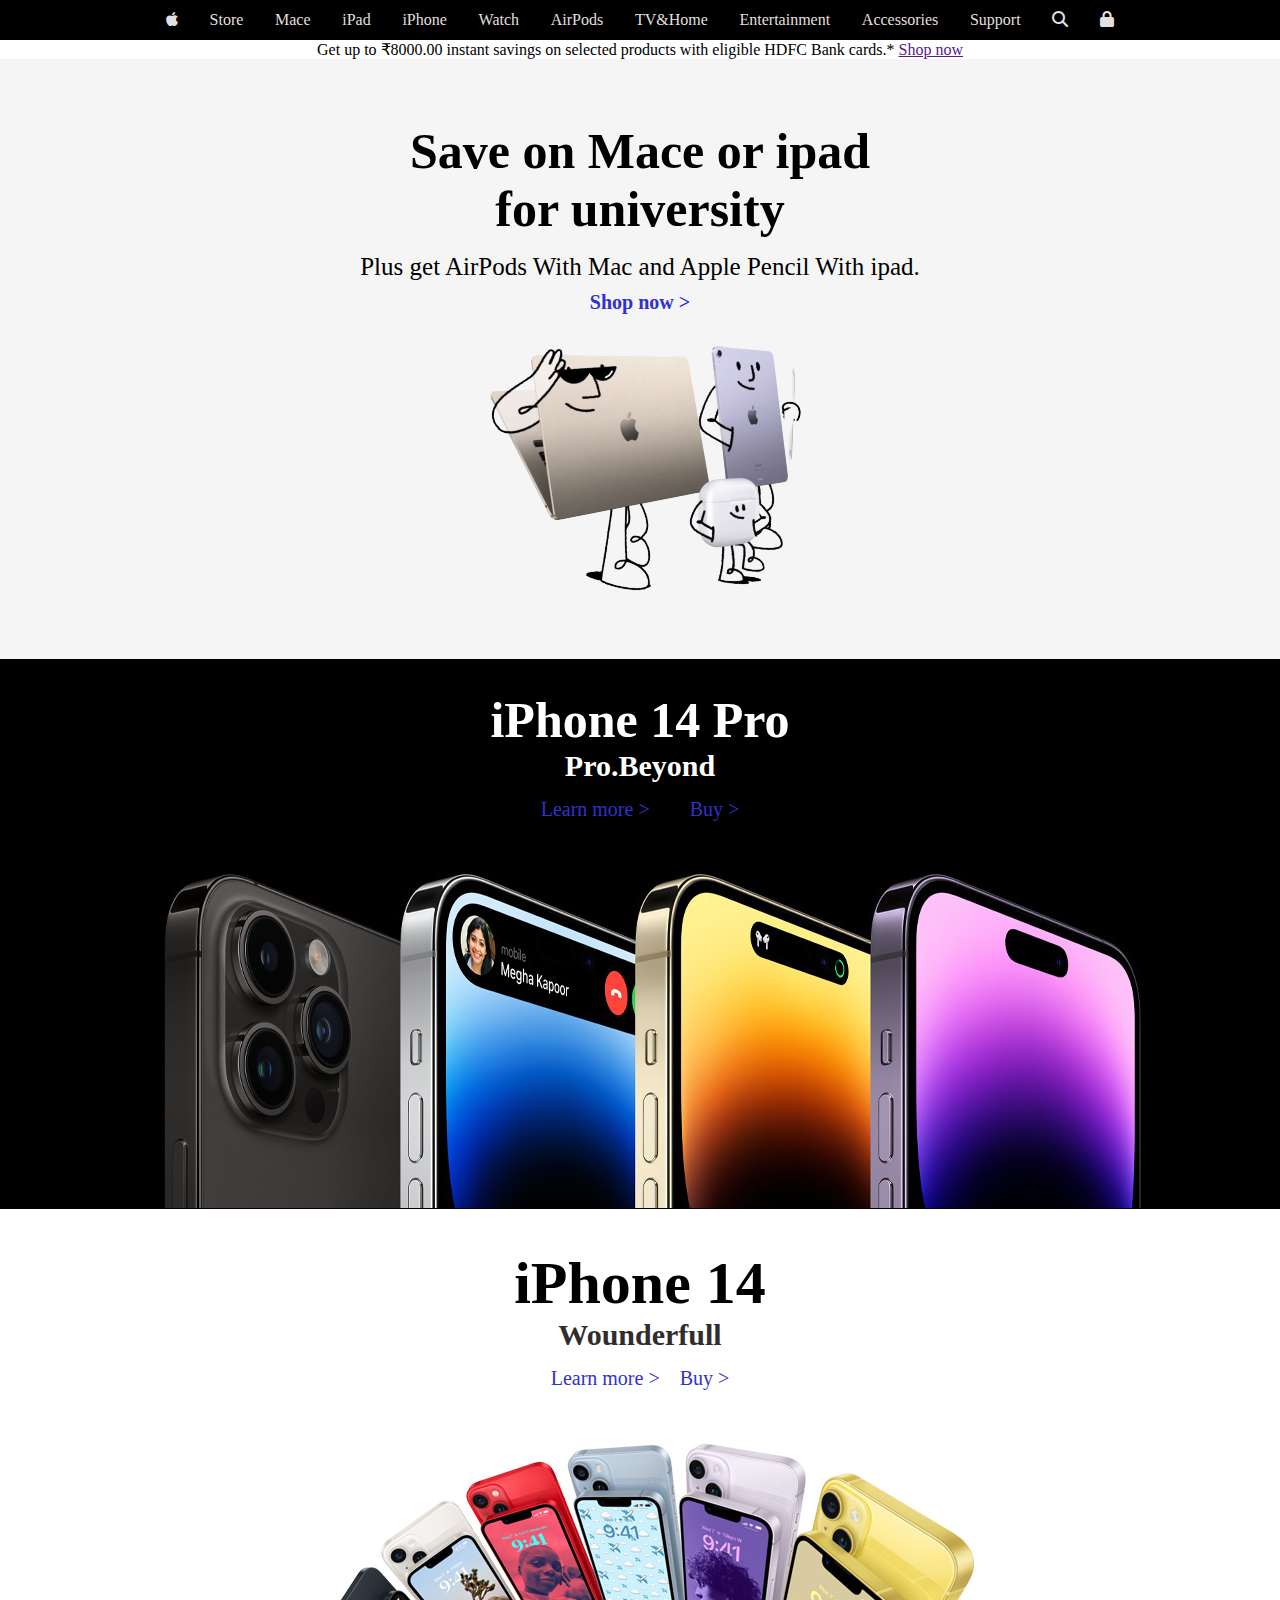
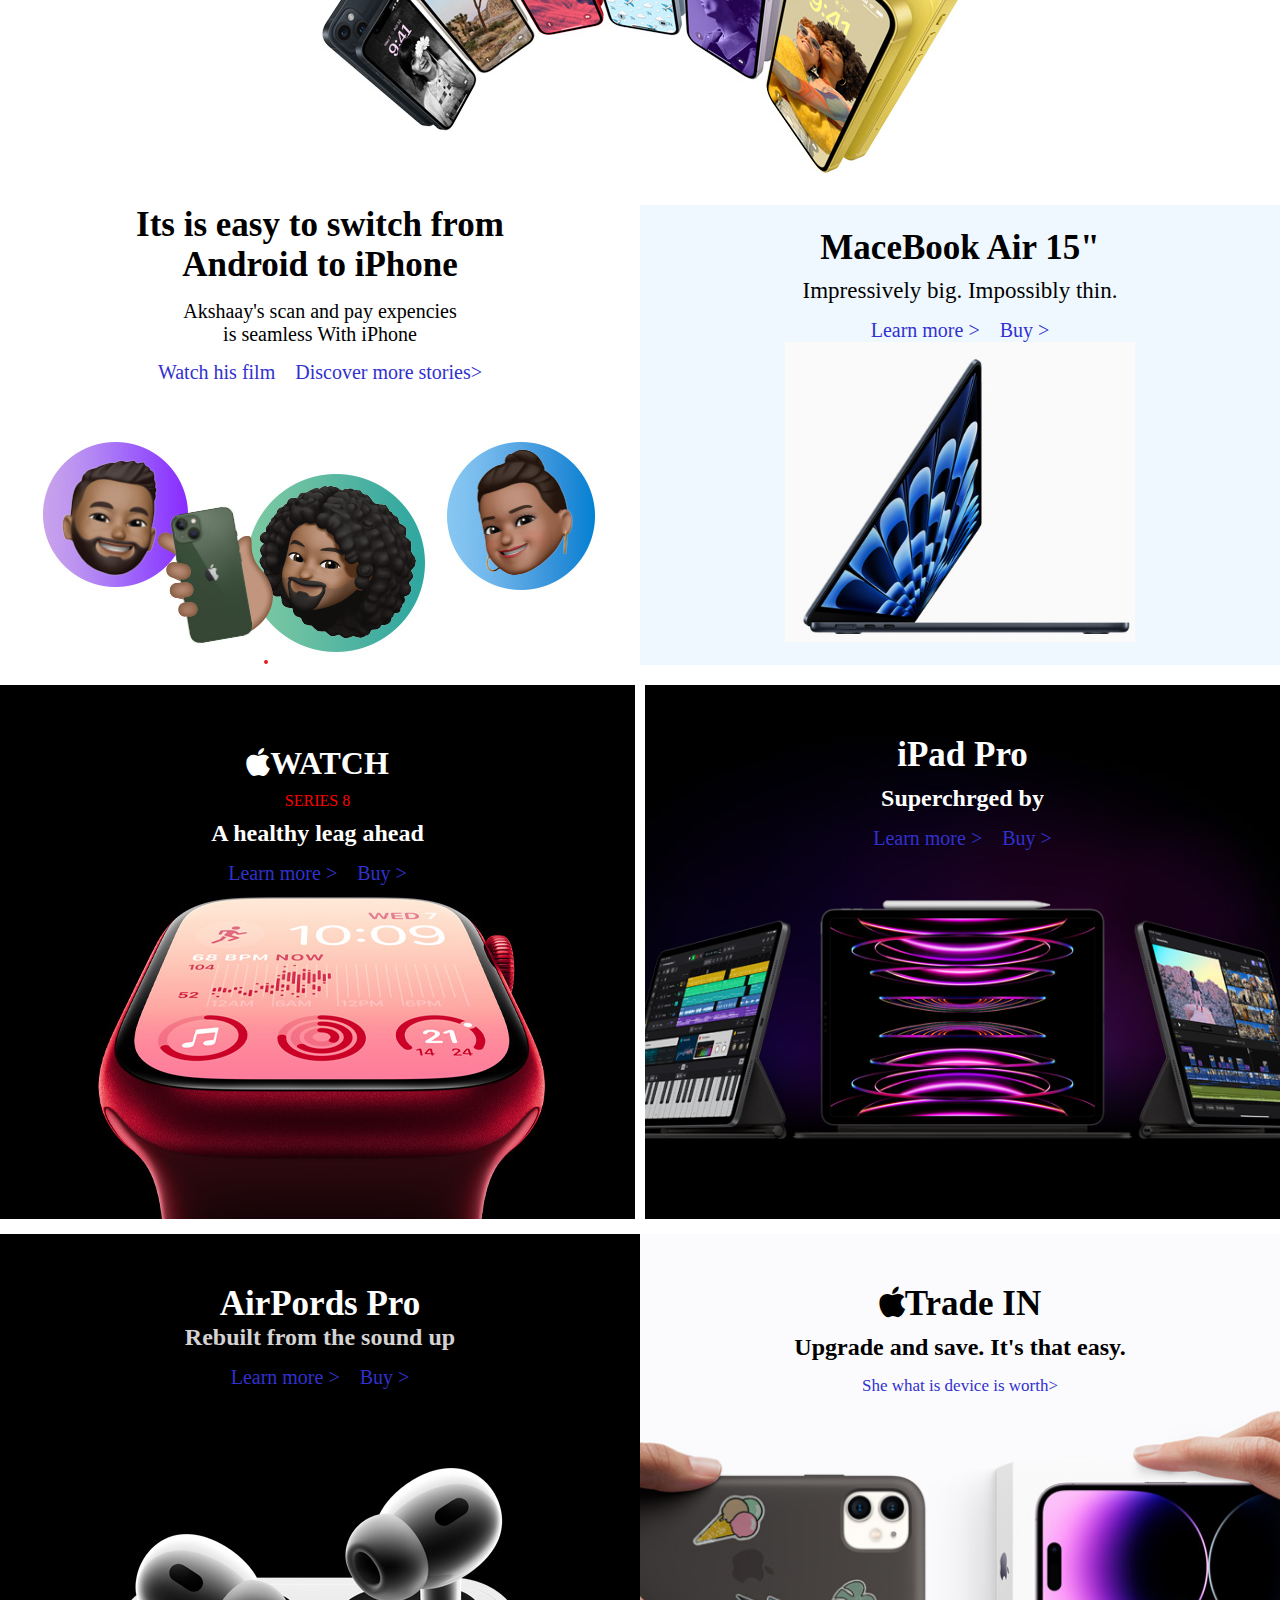
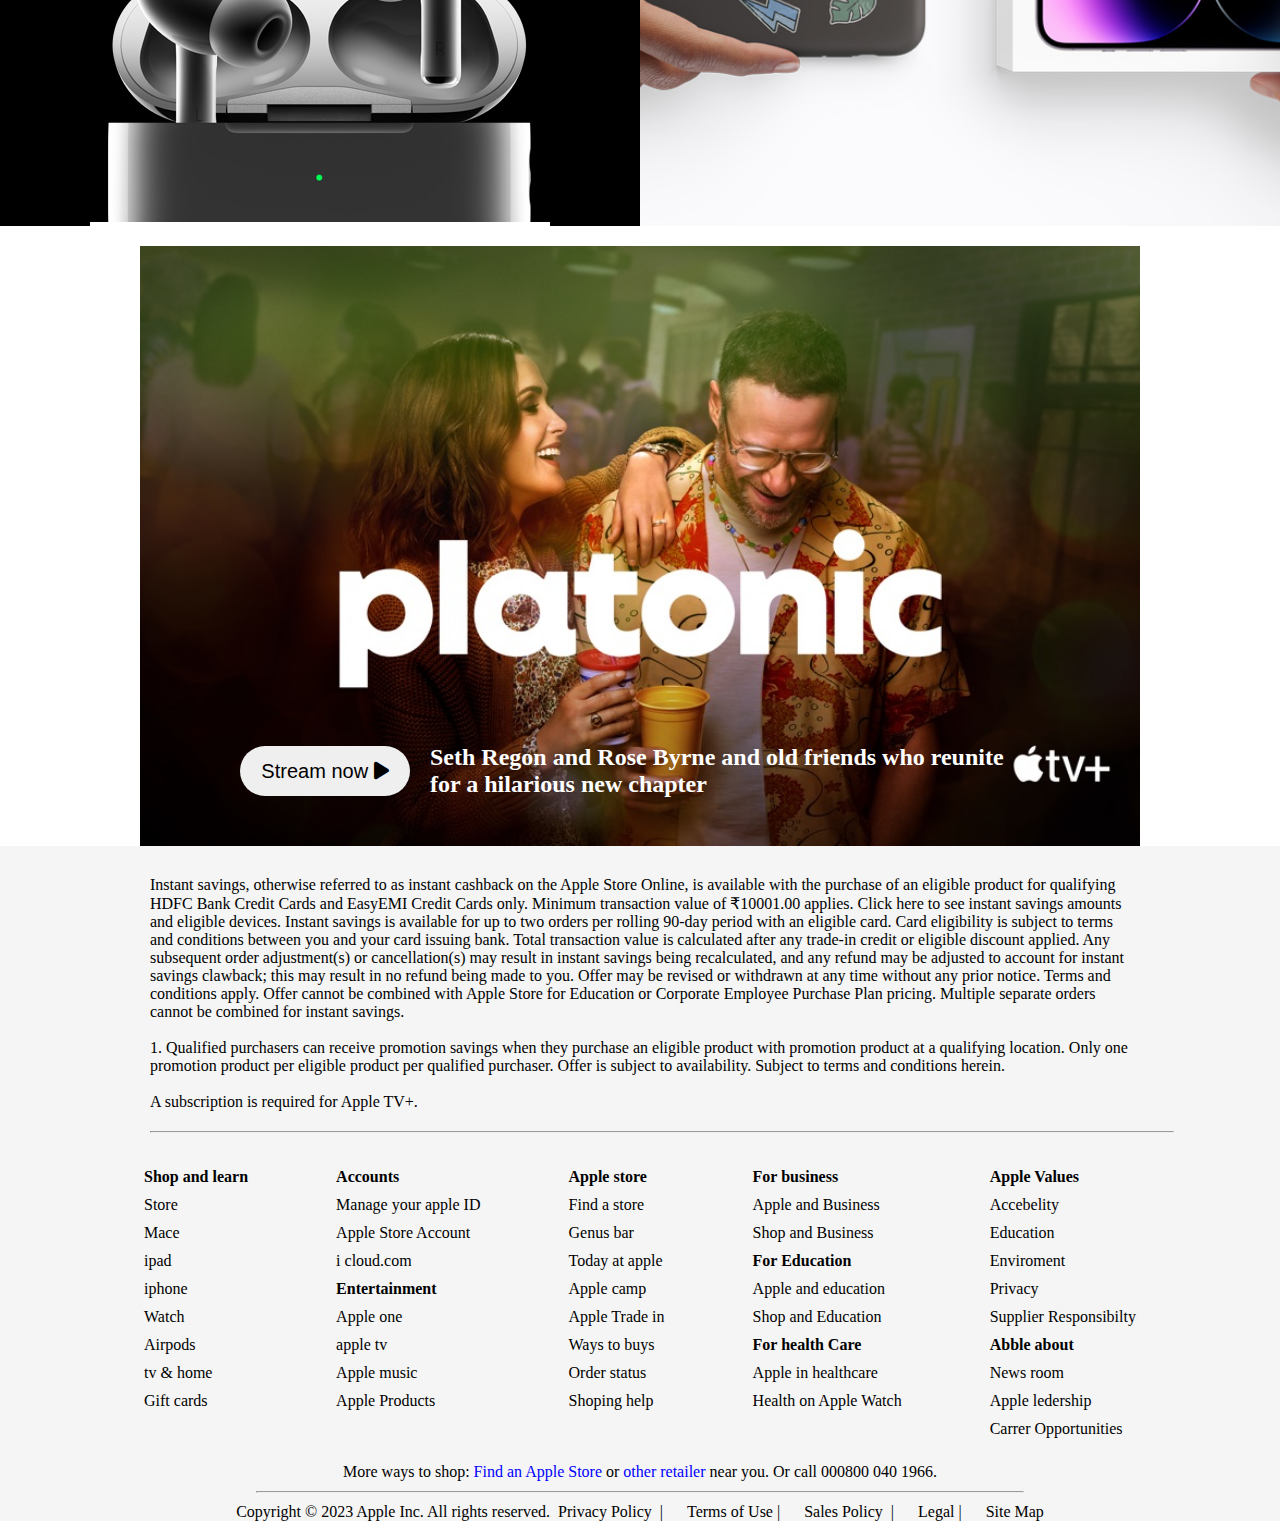
<file: index.html>
<!DOCTYPE html>
<html lang="en">
<head>
    <meta charset="UTF-8">
    <meta name="viewport" content="width=device-width, initial-scale=1.0">
    <title>Apple website</title>
    <link rel="stylesheet" href="style.css">
    <link rel="stylesheet" href="https://cdnjs.cloudflare.com/ajax/libs/font-awesome/6.4.2/css/all.min.css">
</head>
<body>
    <div class="container">
        <div class="navbar">
            <ul>
                <i class="fa-brands fa-apple"></i>
        <li>Store</li>
        <li>Mace</li>
        <li>iPad</li>
        <li>iPhone</li>
        <li>Watch</li>
        <li>AirPods</li>
        <li>TV&Home</li>
<li>Entertainment</li>
<li>Accessories</li>
<li>Support</li>
<i class="fa-solid fa-magnifying-glass"></i>
<i class="fa-solid fa-lock"></i>
<h2><i class="fa-solid fa-bars"></i></h2>
            </ul>
        </div>


        <div class="navbar2">
            <p>Get up to ₹8000.00 instant savings on selected products with eligible HDFC Bank cards.* <span style="color: blue;"> <a href="">Shop now</a></a></span></p>
        </div>

<div class="section1">
    <h1>Save on Mace or ipad <br> for university</h1>
<p>Plus get AirPods With Mac and Apple Pencil With ipad.</p>
    <h5>Shop now ></h5>
    <img src="./leptop_-img-removebg-preview.png" alt="">
</div>

<div class="section2">
<h1>iPhone 14 Pro </h1>
<h2>Pro.Beyond</h2>
<span><a href="">Learn more ></a><a href="">Buy ></a></span>

<img src="./img-2.png" alt="">
</div>

<!-- section3 -->
<div class="section3">
    <h1>iPhone 14</h1>
    <h2>Wounderfull</h2>
    <span><a href="">Learn more ></a><a href="">Buy ></a></span>
    <img src="./img-3.png" alt="">
  
</div>

<!-- section4 -->
<div class="section4">
    <div class="section-part">
        <div class="part1">
<h1>Its is easy to switch from <br>Android to iPhone</h1>
<p>Akshaay's scan and pay expencies <br>is seamless With iPhone</p>
<span><a href="">Watch his film </a> <a href=""> Discover more stories></a></span>
<img src="./img-4.png" alt="">
        </div>
        <div class="part2">
<h1>MaceBook Air 15"</h1>
<p>Impressively big. Impossibly thin.</p>
<span><a href="">Learn more ></a><a href="">Buy ></a></span>
<img src="./img-5.png" alt="">
        </div>
    </div>
</div>

<!-- section5 -->
<div class="section5">
    <div class="box1">
<h1>  <i class="fa-brands fa-apple"></i>WATCH</h1>
<P>SERIES 8</P>
<h2>A healthy leag ahead </h2>
<span><a href="">Learn more ></a><a href="">Buy ></a></span>
<img src="./img-6.png" alt="">
    </div>
    <div class="box2">
<h1>iPad Pro</h1>
<h2>Superchrged by</h2>
<span><a href="">Learn more ></a><a href="">Buy ></a></span>
<!-- <img src="./img-7p.jpg" alt=""> -->
    </div>
</div>

<!-- section6 -->
<div class="section6">
    <div class="boxes1">
        <h1>AirPords Pro</h1>
        <h2>Rebuilt from the sound up </h2>
        <span><a href="">Learn more ></a><a href="">Buy ></a></span>
        <img src="./img-8.png" alt="">
    </div>
    <div class="boxes2">
        <h1> <i class="fa-brands fa-apple"></i>Trade IN</h1>
        <h2>Upgrade and save. It's that easy.</h2>
      <span>  <a href="">She what is device is worth></a></span>

    </div>
</div>

<!-- section7 -->
<div class="section7">
<div class="section7-part">
    <span><button>Stream now <i class="fa-solid fa-play"></i></button>
        <h2>Seth Regon and Rose Byrne and old friends who reunite <br>for a hilarious new chapter  </h2>
    </span>
</div>
</div>

<!-- section8 -->
<div class="section8">
    <div class="section8-part">
        <p>Instant savings, otherwise referred to as instant cashback on the Apple Store Online, is available with the purchase of an eligible product for qualifying HDFC Bank Credit Cards and EasyEMI Credit Cards only. Minimum transaction value of ₹10001.00 applies. Click here to see instant savings amounts and eligible devices. Instant savings is available for up to two orders per rolling 90-day period with an eligible card. Card eligibility is subject to terms and conditions between you and your card issuing bank. Total transaction value is calculated after any trade-in credit or eligible discount applied. Any subsequent order adjustment(s) or cancellation(s) may result in instant savings being recalculated, and any refund may be adjusted to account for instant savings clawback; this may result in no refund being made to you. Offer may be revised or withdrawn at any time without any prior notice. Terms and conditions apply. Offer cannot be combined with Apple Store for Education or Corporate Employee Purchase Plan pricing. Multiple separate orders cannot be combined for instant savings. <br> <br>
            1. Qualified purchasers can receive promotion savings when they purchase an eligible product with promotion product at a qualifying location. Only one promotion product per eligible product per qualified purchaser. Offer is subject to availability. Subject to terms and conditions herein. <br> <br>
        A subscription is required for Apple TV+.</p>
    </div>
    <hr>
</div>

<!-- section9 -->
<div class="section9">
    <ul>
       <li> <h4>Shop and learn</h4></li>
        <li>Store</li>
        <li>Mace</li>
        <li>ipad</li>
        <li>iphone</li>
       <li>Watch</li>
       <li>Airpods </li>
       <li>tv & home</li>
       <li>Gift cards</li>
    </ul>
    <ul>
        <li><h4>Accounts</h4></li>
        <li>Manage your apple ID</li>
        <li>Apple Store Account </li>
        <li>i cloud.com</li>
        <li><h4>Entertainment</h4></li>
        <li>Apple one </li>
        <li>apple tv</li>
        <li>Apple music </li>
        <li>Apple Products</li>
    </ul>
    <ul>
        <li><h4>Apple store </h4></li>
        <li>Find a store </li>
        <li>Genus bar</li>
        <li> Today at apple </li>
        <li>Apple camp</li>
        <li>Apple Trade in</li>
        <li>Ways to buys</li>
        <li>Order status</li>
        <li>Shoping help</li>
    </ul>
    <ul>
        <li><h4>For business</h4></li>
        <li>Apple and Business</li>
        <li>Shop and Business</li>
        <li><h4>For Education</h4></li>
        <li>Apple and education</li>
        <li>Shop and Education</li>
        <li><h4>For health Care</h4></li>
        <li>Apple in healthcare</li>
        <li>Health on Apple Watch</li>
    </ul>
    <ul>
        <li><h4>Apple Values</h4></li>
        <li>Accebelity</li>
        <li>Education</li>
        <li>Enviroment</li>
        <li>Privacy</li>
        <li>Supplier Responsibilty</li>
        <li><h4>Abble about</h4></li>
        <li>News room</li>
        <li>Apple ledership</li>
        <li>Carrer Opportunities</li>
    </ul>
</div>

<!-- section10 -->
<div class="section10">
    <p>More ways to shop: <span style="color: blue;">Find an Apple Store </span> or <span style="color: blue;">other retailer</span> near you. Or call 000800 040 1966.</p>
    <hr>
    <p class="patel">Copyright © 2023 Apple Inc. All rights reserved. &nbspPrivacy Policy &nbsp| &nbsp &nbsp &nbspTerms of Use&nbsp|&nbsp &nbsp &nbsp Sales Policy &nbsp|&nbsp &nbsp &nbsp Legal&nbsp| &nbsp &nbsp &nbspSite Map</p>
</div>

    </div>
</body>
</html>
</file>
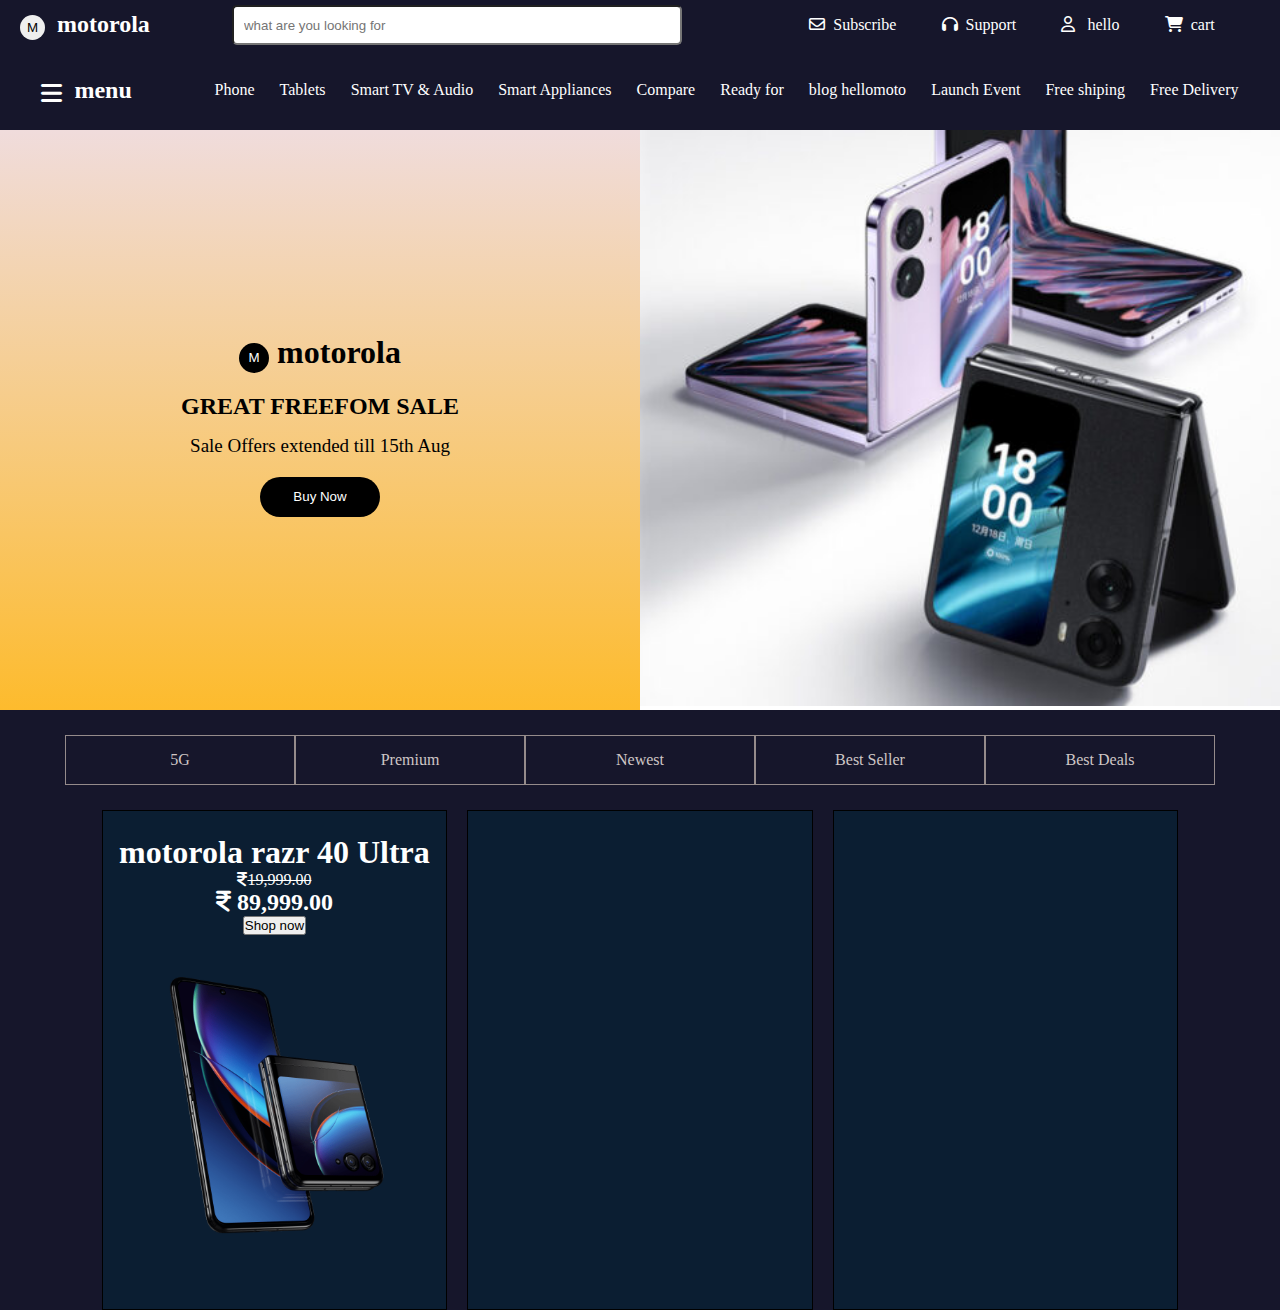
<file: motorola website/index.html>
<!DOCTYPE html>
<html lang="en">
<head>
    <meta charset="UTF-8">
    <meta name="viewport" content="width=device-width, initial-scale=1.0">
    <title>Motorola website </title>
    <link rel="stylesheet" href="style.css">
    <link rel="stylesheet" href="https://cdnjs.cloudflare.com/ajax/libs/font-awesome/6.4.2/css/all.min.css">
</head>
<body>
    <div class="container">
        <div class="navbar">
            <h2> <button>M</button> &nbspmotorola </h2>
            <input type="text" placeholder="what are you looking for ">
            <ul>
                <li> <i class="fa-regular fa-envelope"></i>&nbsp  Subscribe</li>
                <li><i class="fa-solid fa-headphones"></i> &nbspSupport </li>
                <li><i class="fa-regular fa-user"></i> &nbsp hello </li>
                <li> <i class="fa-solid fa-cart-shopping"></i> &nbspcart</li>
            </ul>
        </div>
        <div class="navbar2">
        <h2> <i class="fa-solid fa-bars"></i>&nbsp  menu</h2>
            <ul>
                <li>Phone</li>
                <li>Tablets</li>
                <li>Smart TV & Audio </li>
                <li>Smart Appliances</li>
          <li>Compare</li>
          <li>Ready for</li>
          <li>blog hellomoto</li>
          <li>Launch Event</li>
          <li>Free shiping</li>
          <li>Free Delivery </li>
            </ul>
        </div>

        <!-- section1 -->
        <div class="section1">
           <div class="part1">
            <h1> <button>M</button> motorola</h1>
            <h2> GREAT FREEFOM SALE </h2>
            <p>Sale Offers extended till 15th Aug</p>
            <button>Buy Now</button>
           </div>
           <div class="part2">
            <img src="./img-4.jpg" alt="">
           </div>
        </div>
        <div class="section2">
            <div class="box">5G</div>
            <div class="box">Premium</div>
            <div class="box">Newest</div>
            <div class="box">Best Seller</div>
            <div class="box">Best Deals</div>
        </div>
        <div class="section3">
            <div class="boxes">
                <h1>motorola razr 40 Ultra </h1>
              <p><del><i class="fa-solid fa-indian-rupee-sign"></i>19,999.00</del></p>
                <h2><i class="fa-solid fa-indian-rupee-sign"></i> 89,999.00</h2>
                <button>Shop now</button>
                <img src="./boxes img1.png" alt="">
            </div>
            <div class="boxes">
            </div>
            <div class="boxes"></div>
        </div>
    </div>
    
</body>
</html>
</file>
<file: style.css>
*{
    margin: 0;
    padding: 0;
    box-sizing: border-box;
}
.container{
    width: 100%;
    height: auto;
    overflow: hidden;
}
.navbar{
    width: 100%;
    height: 40px;
    background-color: black;
    color: rgb(226, 223, 223);
    padding-inline: 150px;
    display: flex;
    align-items: center;
    justify-content: center;
    position: sticky;
    top: 0%;
}
.navbar ul {
    width: 100%;
    height: auto;
    display: flex;
    justify-content: space-around;
    list-style: none;
}
.navbar ul h2{
    display: none;
}
/* navbar2 */
.navbar2{
    width: 100%;
    height: auto;
    background-color: white;
    display: flex;
    justify-content: center;
    align-items: center;
}
.section1{
    width: 100%;
    height: 600px;
    background-color:whitesmoke;
    display: flex;
    align-items: center;
    justify-content: center;
    flex-direction: column;
}
.section1 h1{
    text-align: center;
    font-size: 50px;
}
.section1 p{
    font-size: 25px;
    padding-top: 15px;
}
.section1 h5{
    padding-top: 10px;
    font-size: 20px;
    color: rgb(48, 48, 212);
}
.section1 h5:hover{
    cursor: pointer;
}
.section1 img{
    padding-top: 10px;
}
/* section2 */
.section2{
    width: 100%;
    height:550px;
    background-color: black;
    display: flex;
    align-items: center;
    justify-content: center;
    flex-direction: column;
    color: white;
}
.section2 h1{
    font-size: 50px;
    padding-top: 30px;
}
.section2 h2{
    font-size: 30px;
}
.section2 a{
    color: rgb(49, 49, 206);
    padding-top: 15px;
    text-decoration: none;
}
.section2 img{
    padding-top: 10px;
}
.section2 a:hover{
    border-bottom: 1px solid rgb(35, 35, 141);
}
.section2 span{
    width: 100%;
    height: auto;
    display: flex;
    align-items: center;
    justify-content: center;
   gap: 40px;
   font-size: 20px;
}

/* section3 */
.section3{
    width: 100%;
    height: auto;
    display: flex;
    align-items: center;
    justify-content: center;
    flex-direction: column;
}
.section3 h1{
    padding-top: 40px;
    font-size: 60px;
}
.section3 h2{
    font-size: 30px;
    color: rgb(49, 45, 45);
}
.section3 span{
    width: 100%;
    height: auto;
    display: flex;
    align-items: center;
    justify-content: center;
    gap: 20px;
    font-size: 20px;

}   
.section3 a{
text-decoration: none;
color: rgb(49, 49, 206);
padding-top: 15px;
}
.section3 a:hover{
    border-bottom: 1px solid rgb(35, 35, 141);
}
.section3 img{
    padding-top: 50px;
}

/* section4 */
.section4{
    width: 100%;
    height: auto;
    padding-top: 30px;
}
.section-part{
    width: 100%;
    height: auto;
    display: flex;
}
.part1{
    width: 50%;
    height: auto;
    display: flex;
    align-items: center;
    justify-content: center;
    flex-direction: column;
}
.part2{
    width: 50%;
    height: auto;
    display: flex;
    align-items: center;
    justify-content: center;
    flex-direction: column;
    background-color: aliceblue;
}
.part1 h1{
    text-align: center;
    font-size: 35px;
}
.part1 p{
    text-align: center;
    padding-top: 15px;
    font-size: 20px;
}
.part1 span{
    width: 100%;
    width: 100%;
    height: auto;
    display: flex;
    align-items: center;
    justify-content: center;
    gap: 20px;
    font-size: 20px;
}
.part1 a{
    text-decoration: none;
    color: rgb(49, 49, 206);
padding-top: 15px;
}
.part1 a:hover{
    border-bottom: 1px solid rgb(35, 35, 141);
}
.part1 img{
    padding-top: 50px;
}
.part2 h1{
    font-size: 35px;
}
.part2 p{
    font-size: 23px;
    padding-top: 10px;
}
.part2 img{
    width: 350px;
}
.part2 span{
    width: 100%;
    height: auto;
    display: flex;
    align-items: center;
    justify-content: center;
    gap: 20px;
    font-size: 20px;

}   
.part2 a{
text-decoration: none;
color: rgb(49, 49, 206);
padding-top: 15px;
}
.part2 a:hover{
    border-bottom: 1px solid rgb(35, 35, 141);
}
/* section5 */
.section5{
    width: 100%;
    height: auto;
    display: flex;
    background-color: white;
    color: white;
    margin-top: 20px;
    gap: 10px;
}
.box1{
    width: 50%;
    height: auto;
    display: flex;
    align-items: center;
    justify-content: center;
    flex-direction: column;
    background-color: black;

}
.box2{
    width: 50%;
    height: auto;
    background-image: url(./img-7p.jpg);
     background-position: center;
    background-size: cover; 
    display: flex;
    align-items: center;
    justify-content: start;
    flex-direction: column;
    color: white;
}
.box1 h1{
    padding-top: 60px;
}
.box1 p{
    color: red;
    padding-top: 10px;
}
.box1 h2{
    padding-top: 10px;
}
.box1 span{
    width: 100%;
    height: auto;
    display: flex;
    align-items: center;
    justify-content: center;
    gap: 20px;
    font-size: 20px;
}
.box1 a{
    text-decoration: none;
color: rgb(49, 49, 206);
padding-top: 15px;
}
.box2 h1{
    padding-top: 50px;
    font-size: 35px;
}
.box2 h2{
    padding-top: 10px;
}
.box2 span{
    width: 100%;
    height: auto;
    display: flex;
    align-items: center;
    justify-content: center;
    gap: 20px;
}
.box2 a{
    text-decoration: none;
color: rgb(49, 49, 206);
padding-top: 15px;
font-size: 20px;
}
.box2 a:hover{
    border-bottom: 1px solid rgb(35, 35, 141);
}
.box1 a:hover{
    border-bottom: 1px solid rgb(35, 35, 141);
}
/* section6 */
.section6{
    width: 100%;
    height: auto;
    height: auto;
    display: flex;
    background-color: white;
    margin-top: 15px;
}
.boxes1{
    width: 100%;
    height: auto;
    display: flex;
    align-items: center;
    justify-content: center;
    background-color: black;
    flex-direction: column;
    color: white;
}
.boxes2{
    background-image: url(./two\ phone.jpg);
    background-position: center;
    background-size: cover;
    width: 100%;
    height: auto;
    display: flex; 
    align-items: center;
    background-color: azure;
    flex-direction: column;
}
.boxes1 h1{
    font-size: 35px;
    padding-top: 50px;
}
.boxes1 h2{
    color: rgb(212, 210, 210);
}
.boxes1 span{
    width: 100%;
    height: auto;
    display: flex;
    align-items: center;
    justify-content: center;
    gap: 20px;
}
.boxes1 a{
    text-decoration: none;
color: rgb(49, 49, 206);
padding-top: 15px;
font-size: 20px;

}
.boxes1 a:hover{
    border-bottom: 1px solid rgb(35, 35, 141);
}
.boxes1 img{
    padding-top: 70px;
}
.boxes2 h1{
    font-size:35px ;
    padding-top: 50px;
}
.boxes2 h2{
    padding-top: 10px;
}
.boxes2 p{
    padding-top: 10px;
    color: blue;
    font-size: 20px;
}
.boxes2 span{
    width: 100%;
    height: auto;
    display: flex;
    align-items: center;
    justify-content: center;
    padding-top:15px;
    font-size: 17px;
}
.boxes2 a{
    text-decoration: none;
color: rgb(49, 49, 206);
}
.boxes2 a:hover{
    border-bottom: 1px solid rgb(35, 35, 141);
}

/* section7 */
.section7{
    width: 100%;
    height: auto;
    margin-top: 20px;
    padding-inline: 140px;
}
.section7-part{
    width: 100%;
    height: 600px;
    background-image: url(./boy\ and\ girl\ bk\ image.jpg);
    background-position: center;
    background-size: cover;
    padding: 100px;
    display: flex;
    justify-content: center;
    align-items: center;
    color: white;
}
.section7-part span{
    width: 100%;
    height: auto;
    display: flex;
    align-items: center;
    justify-content: start;
    gap: 20px;
padding-top: 450px;
}
.section7-part span button{
    width: 170px;
    height: 50px;
    border-radius: 30px;
    font-size: 20px;
    border: none;
}
/* section8 */
.section8{
    width: 100%;
    height: auto;
    padding-top: 30px;
    background-color:whitesmoke;
}
.section8 hr{
    width: 80%;
    margin-top: 20px;
    margin-left: 150px;
}
.section8-part{
    width: 100%;
    height: auto;
    display: flex;
    align-items: center;
    justify-content: center;
    padding-inline: 150px;
}

/* section9 */
.section9{
    width: 100%;
    height: auto;
     display: flex;
     justify-content: space-around;
     padding-inline: 100px;
     padding-top: 30px; background-color:whitesmoke;
}
.section9 ul li{
    width: 100%;
    height: auto;
    display: flex;
    padding: 5px;
    
}
.section9 ul li:hover{
    border-bottom: 1px solid black;
    cursor: pointer;
}
/* section10 */
.section10{
    width: 100%;
    background-color:whitesmoke;
    height: auto;display: flex;
    align-items: center;
    padding-top: 20PX;
    flex-direction: column; 
    gap: 10px;
}
.section10 hr{
    width: 60%;

}

@media(max-width:768px){

.container{
    width: 100%;
    height: auto;
}
.navbar{
    width: 100%;
    height: 50px;
    display: flex; 
    justify-content:space-between ;
}
.navbar ul li {
    display: none;
}
.navbar ul {
    width: 100%;
    height: auto;
    display: flex;
    align-items: center;
    justify-content: center;
    justify-content:space-between;  
}
    .navbar2{
        width: 100%;
        height:70px;
        display: flex;
        align-items: center;
        justify-content: center;
        text-align: center;
    }
.section1{
    width: 100%;
    height: auto;
    text-align: center;
}
.section1 h1{
    font-size: 30px;
    padding-top: 20px;
}
.section1 p{
    font-size: 18px;
}
.section2{
    width: 100%;
    height: auto;
    flex-direction: column;
}
.section2 img{
    width: 300px;
}
.section2 h1{
    font-size: 30px;
}
.section2 h2{
    font-size: 22px;
}
.section3{
    width: 100%;
    height: auto;
}
.section3 h1{
    font-size: 30px;
}
.section3 h2{
    font-size: 22px;
}
.section3 img{
    width: 320px;
}
.section4{
    width: 100%;
    height: auto;
}
.section-part{
    width: 100%;
    height: auto;
    flex-direction: column;
    display: flex;
    align-items: center;
    justify-content: center;
    padding-top: 60px;
}
.part1{
    width: 100%;
    height: auto;
}
.part2{
    width: 100%;
    height: auto;
    padding-top: 90px;
}
.part1 img{
    width:320px ;
}
.part2 img{
    font-size:320px ;
}
.section5 {
    width: 100%;
    height: auto;
    flex-direction: column;
}
.box1{
    width: 100%;
    height: auto;
    display: flex;
    align-items: center;
    justify-content: center;
}
.box2{
    width: 100%;
    height: 400px;
    display: flex;
}
.box1 img{
    width: 320px;
}
.box1 h1{
padding-bottom: 40px;
}
.box1 p {
  position: relative;
  bottom: 40px;
}
.box1 h2{
    position: relative;
    bottom: 40px;
}
.box1 span{
    position: relative;
    bottom: 50px;
}
.section6{
    width: 100%;
    height: auto;
    flex-direction: column;
}
.boxes1{
    width: 100%;
    height: auto;
}
.boxes1 img{
    width: 320px;
}
.boxes2{
    width: 100%;
    height: 600px;
    display: flex;
    text-align: center;
    
}
/* .section7{
 margin: auto;
    max-width: 100%;
    height: auto;
}
.section7-part{
    width: 100%;
    height: auto;
    background-position: center;
    background-size: cover;

    /* background-position: center; */
 */
 .section7{
    display: none;
 }
 .section7-part{
    display: none;
 }
.section8{
    display: none;
}
.section9{
    width: 100%;
    height: auto;
     display: flex; 
    align-items: center;
    justify-content: center; 
    flex-direction: column;
    /* text-align: center; */
    gap: 20px;
}
.section9 ul{
    width: 100%;
    height: auto;
    display: flex;
    align-items: center;
    justify-content: center;
    flex-direction: column;
}
.section10{
    width: 100%;
    height: 60px;
    text-align: center;
}
.patel{
    display: none;
}
.section10 hr{
    display: none;
}








}














}
</file>
<file: motorola website/style.css>
*{
    margin: 0;
    padding: 0;
    box-sizing: border-box;
}
.container{
    width:100%;
    height: auto;
}
.navbar{
    width: 100%;
    height: 50px;
    background-color: rgb(22, 22, 43);
    color: white;
    display: flex;
    justify-content: center;
    align-items: center;
    justify-content: space-between;
    padding-inline: 20px;
}
.navbar ul{
    width: 40%;
    height:auto ;
    display: flex;
    justify-content: space-evenly;
    list-style: none;
}
.navbar h2 button{
    width: 25px;
    height: 25px;
    border: none;
    border-radius: 50px;
}
.navbar input{
    width: 450px;
    height: 40px;
    border-radius: 5px;
    padding: 10px;
}
.navbar2{
    width: 100%;
    height: 80px;
    background-color: rgb(22, 22, 43);
    color: white;
    display: flex;
    justify-content: center;
    justify-content: space-around;
    align-items: center;
}
.navbar2 ul{
    width: 80%;
    height:auto ;
    display: flex;
    justify-content: space-between;
    list-style: none;
}
.navbar2 h2 i{
  
    position: relative;
    top: 4px;   
}
/* section1 */
.section1{
    width: 100%;
    height:auto;
    display: flex;
}
.part1{
    width: 50%;
    height: auto;
    /* background: rgb(34,193,195);
background: linear-gradient(0deg, rgba(34,193,195,1) 0%, rgba(253,187,45,1) 100%); */
background: rgb(253,187,45);
background: linear-gradient(0deg, rgba(253,187,45,1) 0%, rgba(240,220,220,1) 100%);
    display: flex;
    align-items: center;
    justify-content: center;
    flex-direction: column;
    text-align: center;
}
.part2{
    width: 50%;
    height: auto;
}
.part2 img{
    width: 850px;
}
.part1 h1 button {
    width: 30px;
    height: 30px;
    border: none;
    border-radius: 50px;
    background-color: black;
    color: white;
}
.part1 h2{
    padding-top: 20px;
}
.part1 p{
    font-size: 19px;
    padding-top: 15px;
}
.part1 button{
    width: 120px;
    height: 40px;
    border: none;
    border-radius: 20px;
    background-color: black;
    color: white;
    margin-top: 20px;
}
.section2{
    width: 100%;
    height: 100px;
    align-items: center;
    display: flex;
    justify-content: center;
    background-color: rgb(22, 22, 43);
}
.box{
    width: 230px;
    height: 50px;
    border: 1px solid rgb(149, 139, 139);
    display: flex;
    align-items: center;
    justify-content: center;
    color: rgb(207, 198, 198);
    background-color: 0000ee;
}
.section3{
    width: 100%;
    height: 500px;
display: flex;
justify-content: center;
gap: 20px;
background-color: rgb(22, 22, 43);
}
.boxes{
width: 27%;
height: auto;
border: 1px solid black;
display: flex;
flex-direction: column;
color: white;
align-items: center;
justify-content: center;
   background-color: #0b1e32;  
}
.boxes:first-child img {
    width: 350px;
}
</file>
